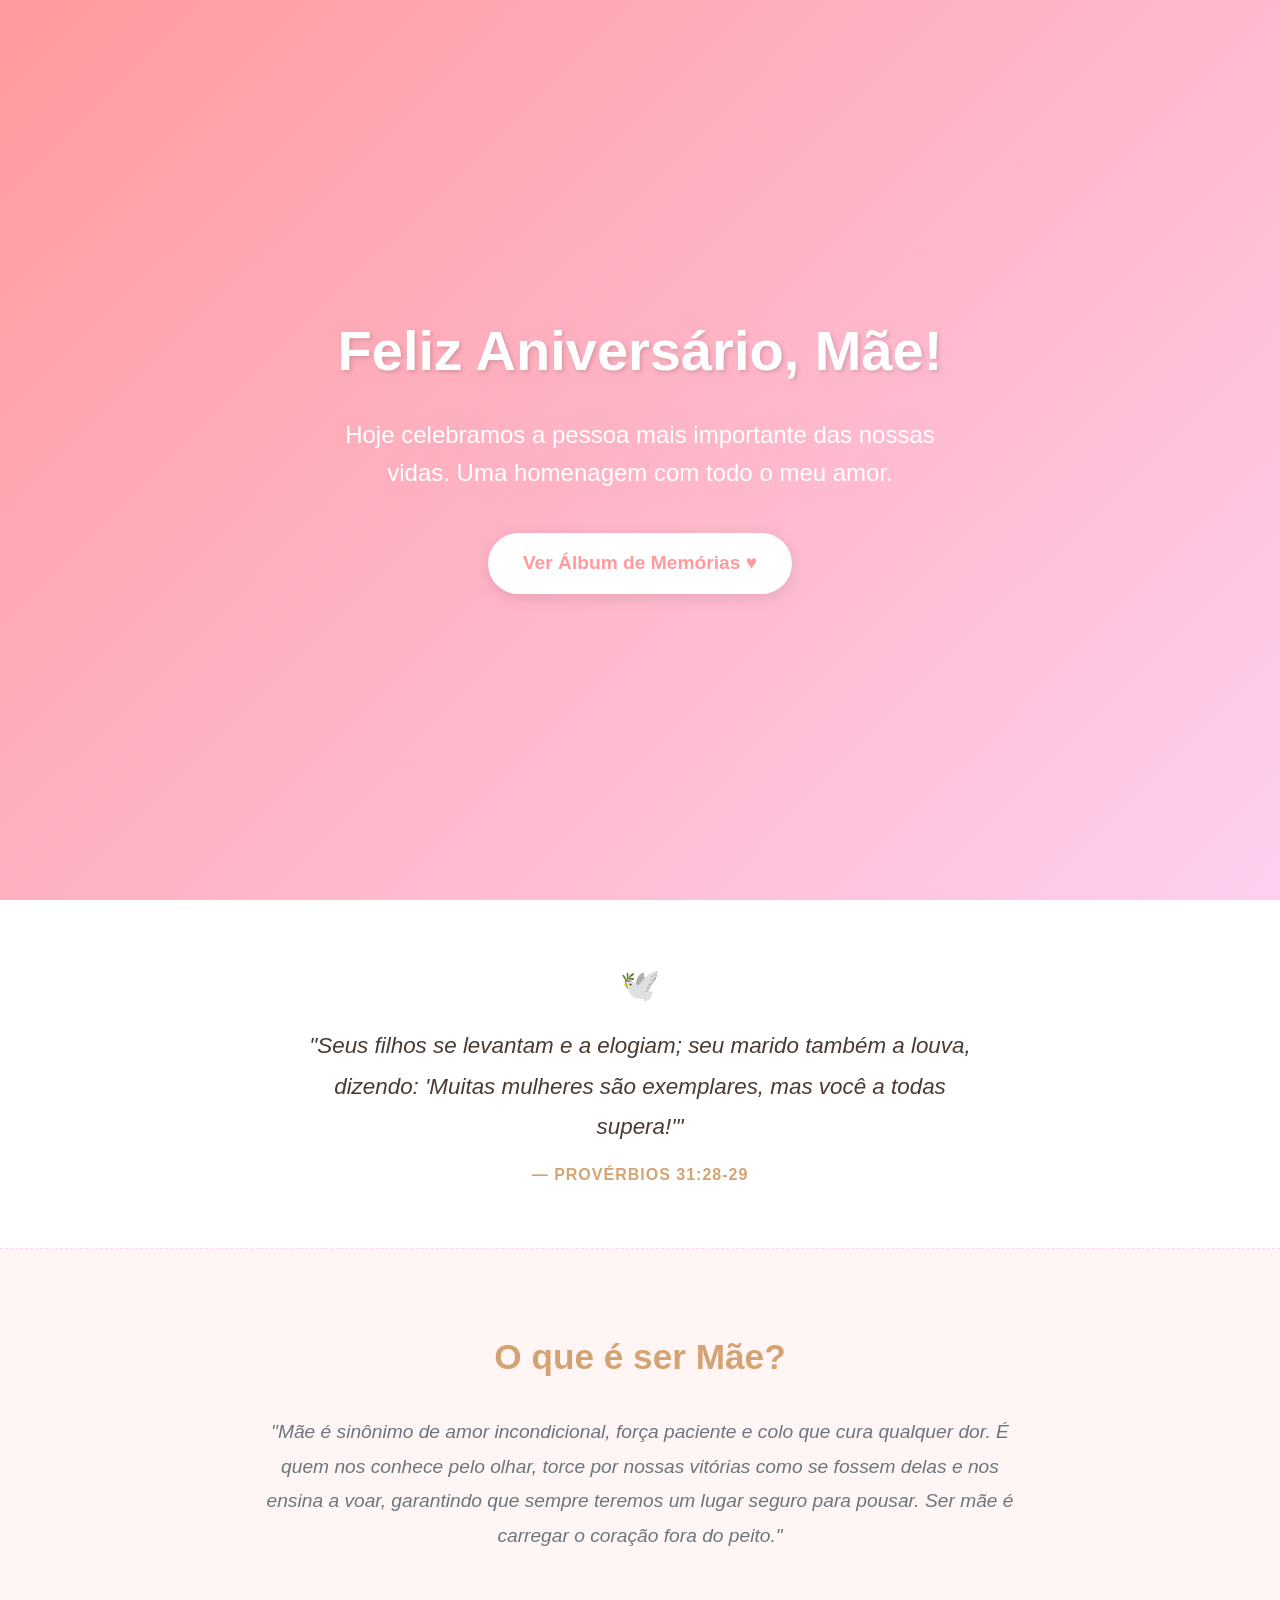
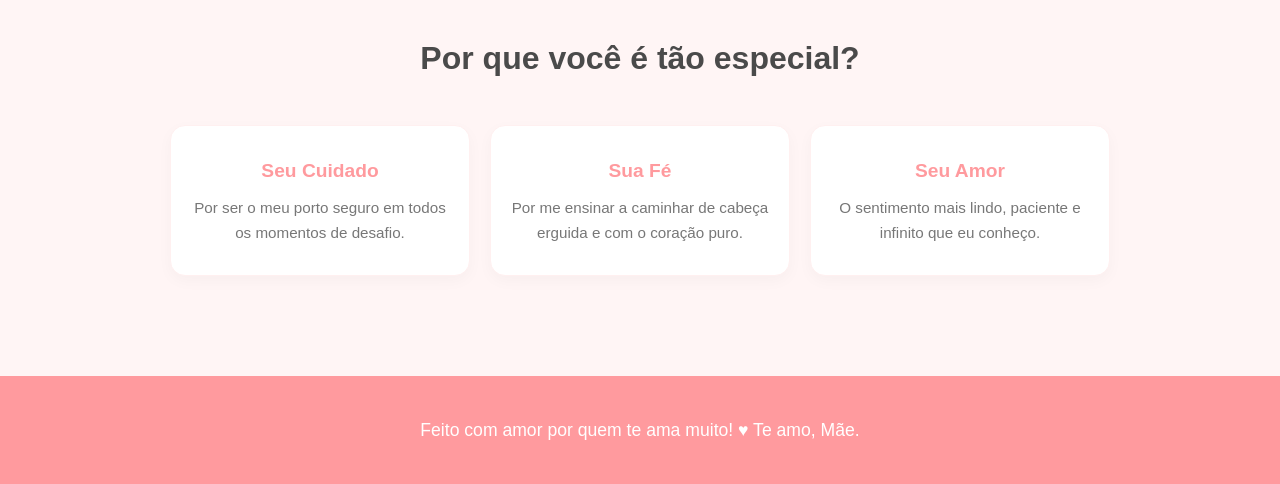
<file: Index.html>
<!DOCTYPE html>
<html lang="pt-BR">
<head>
    <meta charset="UTF-8">
    <meta name="viewport" content="width=device-width, initial-scale=1.0">
    <title>Feliz Aniversário, Mãe!</title>
    <link rel="stylesheet" href="style.css">
</head>
<body>

    <header class="intro">
        <h1>Feliz Aniversário, Mãe!</h1>
        <p>Hoje celebramos a pessoa mais importante das nossas vidas. Uma homenagem com todo o meu amor.</p>
        <a href="album.html" class="btn-album">Ver Álbum de Memórias ♥</a>
    </header>

    <section class="versiculo-section">
        <div class="versiculo-container">
            <span class="icone-fe">🕊️</span>
            <p class="texto-versiculo">"Seus filhos se levantam e a elogiam; seu marido também a louva, dizendo: 'Muitas mulheres são exemplares, mas você a todas supera!'"</p>
            <span class="referencia">&#8212; Provérbios 31:28-29</span>
        </div>
    </section>

    <section class="descricao">
        <h2>O que é ser Mãe?</h2>
        <p>
            "Mãe é sinônimo de amor incondicional, força paciente e colo que cura qualquer dor. É quem nos conhece pelo olhar, torce por nossas vitórias como se fossem delas e nos ensina a voar, garantindo que sempre teremos um lugar seguro para pousar. Ser mãe é carregar o coração fora do peito."
        </p>
    </section>

    <section class="agradecimentos">
        <h2>Por que você é tão especial?</h2>
        <div class="cards-agradecimento">
            <div class="card-item">
                <h3>Seu Cuidado</h3>
                <p>Por ser o meu porto seguro em todos os momentos de desafio.</p>
            </div>
            <div class="card-item">
                <h3>Sua Fé</h3>
                <p>Por me ensinar a caminhar de cabeça erguida e com o coração puro.</p>
            </div>
            <div class="card-item">
                <h3>Seu Amor</h3>
                <p>O sentimento mais lindo, paciente e infinito que eu conheço.</p>
            </div>
        </div>
    </section>

    <footer>
        <p>Feito com amor por quem te ama muito! ♥ Te amo, Mãe.</p>
    </footer>

    <script src="script.js"></script>
</body>
</html>
</file>
<file: style.css>
/* --- CONFIGURAÇÕES GERAIS --- */
* {
    margin: 0;
    padding: 0;
    box-sizing: border-box;
    font-family: 'Segoe UI', Tahoma, Geneva, Verdana, sans-serif;
}

body {
    background-color: #fff5f5;
    color: #4a4a4a;
    line-height: 1.6;
    overflow-x: hidden;
}

/* --- INTRODUÇÃO (HERO) --- */
.intro {
    height: 100vh;
    background: linear-gradient(135deg, #ff9a9e 0%, #fecfef 99%, #fecfef 100%);
    display: flex;
    flex-direction: column;
    justify-content: center;
    align-items: center;
    text-align: center;
    color: white;
    padding: 20px;
}

.intro h1 {
    font-size: 3.5rem;
    margin-bottom: 20px;
    text-shadow: 2px 2px 4px rgba(0, 0, 0, 0.15);
}

.intro p {
    font-size: 1.5rem;
    max-width: 600px;
    font-weight: 300;
    margin-bottom: 40px;
}

/* --- BOTÃO ELEGANTE --- */
.btn-album {
    display: inline-block;
    padding: 15px 35px;
    background-color: white;
    color: #ff9a9e;
    text-decoration: none;
    font-size: 1.2rem;
    font-weight: bold;
    border-radius: 50px;
    box-shadow: 0 4px 15px rgba(0,0,0,0.1);
    transition: transform 0.3s ease, box-shadow 0.3s ease;
}

.btn-album:hover {
    transform: translateY(-3px);
    box-shadow: 0 6px 20px rgba(255, 154, 158, 0.4);
}

/* --- SEÇÃO VERSÍCULO --- */
.versiculo-section {
    background-color: #ffffff;
    padding: 60px 20px;
    text-align: center;
    border-bottom: 1px dashed #fecfef;
}

.versiculo-container {
    max-width: 700px;
    margin: 0 auto;
}

.icone-fe {
    font-size: 2rem;
    display: block;
    margin-bottom: 15px;
}

.texto-versiculo {
    font-size: 1.4rem;
    color: #4a3b32;
    font-style: italic;
    font-weight: 500;
    line-height: 1.8;
}

.referencia {
    display: block;
    margin-top: 15px;
    font-size: 1rem;
    color: #d4a373;
    font-weight: bold;
    text-transform: uppercase;
    letter-spacing: 1px;
}

/* --- SEÇÃO DESCRIÇÃO --- */
.descricao {
    max-width: 800px;
    margin: 80px auto;
    padding: 0 20px;
    text-align: center;
}

.descricao h2 {
    color: #d4a373;
    font-size: 2.2rem;
    margin-bottom: 30px;
}

.descricao p {
    font-size: 1.2rem;
    color: #6c757d;
    font-style: italic;
    line-height: 1.8;
}

/* --- SEÇÃO AGRADECIMENTOS --- */
.agradecimentos {
    max-width: 1000px;
    margin: 60px auto 100px;
    padding: 0 20px;
    text-align: center;
}

.agradecimentos h2 {
    color: #4a4a4a;
    font-size: 2rem;
    margin-bottom: 40px;
}

.cards-agradecimento {
    display: flex;
    justify-content: center;
    gap: 20px;
    flex-wrap: wrap;
}

.card-item {
    background: white;
    flex: 1;
    min-width: 250px;
    max-width: 300px;
    padding: 30px 20px;
    border-radius: 15px;
    box-shadow: 0 5px 15px rgba(0,0,0,0.03);
    border: 1px solid #fff0f0;
    transition: transform 0.3s;
}

.card-item:hover {
    transform: translateY(-5px);
}

.card-item h3 {
    color: #ff9a9e;
    margin-bottom: 10px;
    font-size: 1.2rem;
}

.card-item p {
    font-size: 0.95rem;
    color: #777;
}

/* --- FOOTER --- */
footer {
    text-align: center;
    padding: 40px 20px;
    background: #ff9a9e;
    color: white;
    font-size: 1.1rem;
}

@media (max-width: 600px) {
    .intro h1 { font-size: 2.5rem; }
    .texto-versiculo { font-size: 1.2rem; }
}
/* --- ESTILOS ADICIONAIS PARA OS EFEITOS DO SCRIPT.JS --- */

/* Configuração para conter os corações dentro do topo */
.intro {
    position: relative;
    overflow: hidden;
}

/* Estilo inicial dos corações gerados pelo JS */
.coracao-flutuante {
    position: absolute;
    bottom: -20px;
    color: rgba(255, 255, 255, 0.6);
    pointer-events: none;
    animation: subirEsumir linear forwards;
    z-index: 1;
}

/* Animação que faz os corações subirem e balançarem */
@keyframes subirEsumir {
    0% {
        transform: translateY(0) rotate(0deg);
        opacity: 0;
    }
    10% {
        opacity: inherit;
    }
    90% {
        opacity: inherit;
    }
    100% {
        transform: translateY(-105vh) rotate(45deg);
        opacity: 0;
    }
}

/* Estilo para a animação de revelação suave das seções */
.versiculo-container, .descricao, .card-item {
    opacity: 0;
    transform: translateY(30px);
    transition: opacity 0.8s ease, transform 0.8s ease;
}

/* Classe ativada pelo JS quando o usuário rola a página até o elemento */
.versiculo-container.revelado, .descricao.revelado, .card-item.revelado {
    opacity: 1;
    transform: translateY(0);
}

/* Delays para os cards de agradecimento aparecerem um depois do outro */
.card-item:nth-child(1) { transition-delay: 0.1s; }
.card-item:nth-child(2) { transition-delay: 0.3s; }
.card-item:nth-child(3) { transition-delay: 0.5s; }
</file>
